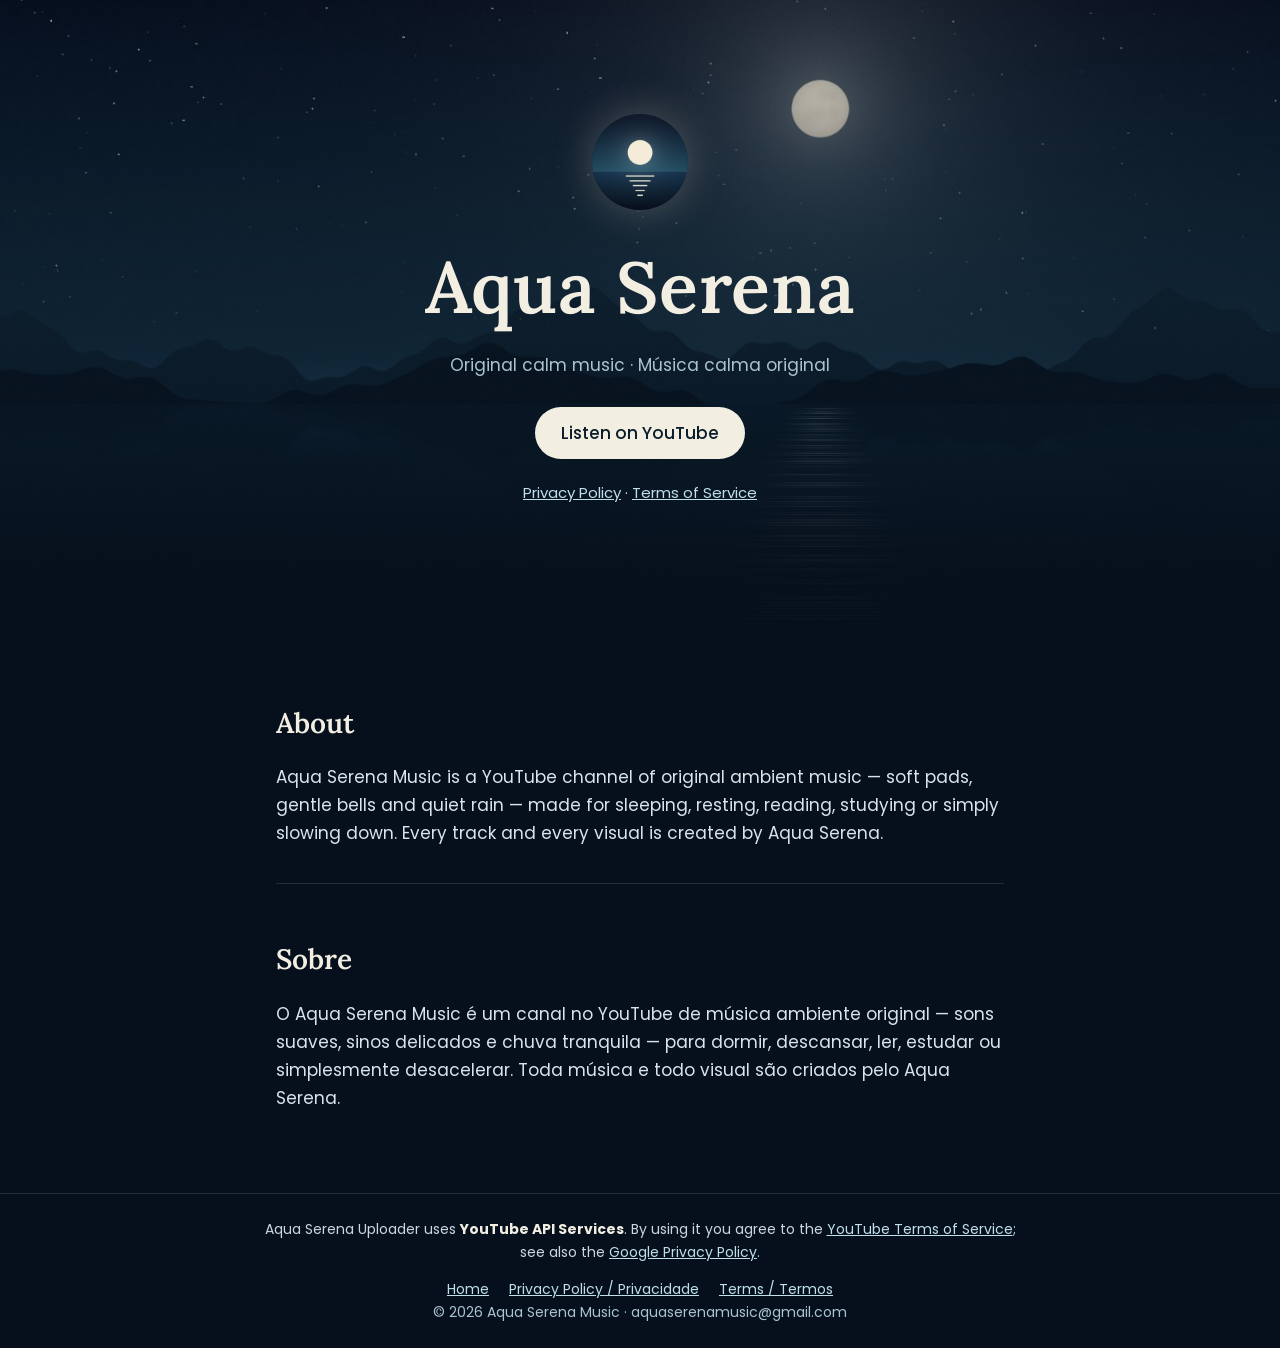
<file: index.html>
<!doctype html><html lang="en"><head><meta charset="utf-8"><meta name="viewport" content="width=device-width,initial-scale=1">
<title>Aqua Serena Music</title><meta name="description" content="Original calm and ambient music for sleep, rest and focus. Música calma e ambiente original.">
<link rel="icon" href="icon.png"><link rel="preconnect" href="https://fonts.googleapis.com"><link href="https://fonts.googleapis.com/css2?family=Lora:wght@600&family=Poppins:wght@300;400;500&display=swap" rel="stylesheet"><link rel="stylesheet" href="style.css"></head><body>
<section class="hero"><img src="icon.png" alt="Aqua Serena logo"><h1>Aqua Serena</h1>
<p class="tag">Original calm music · Música calma original</p>
<a class="btn" href="https://www.youtube.com/@AquaSerenaMusic">Listen on YouTube</a>
<p class="legal"><a href="privacy.html">Privacy Policy</a> · <a href="terms.html">Terms of Service</a></p></section>
<main>
<h2>About</h2>
<p>Aqua Serena Music is a YouTube channel of original ambient music — soft pads, gentle bells and quiet rain — made for sleeping, resting, reading, studying or simply slowing down. Every track and every visual is created by Aqua Serena.</p>
<div class="pt"><h2>Sobre</h2>
<p>O Aqua Serena Music é um canal no YouTube de música ambiente original — sons suaves, sinos delicados e chuva tranquila — para dormir, descansar, ler, estudar ou simplesmente desacelerar. Toda música e todo visual são criados pelo Aqua Serena.</p></div>
</main><footer><p class="yt">Aqua Serena Uploader uses <strong>YouTube API Services</strong>. By using it you agree to the <a href="https://www.youtube.com/t/terms">YouTube Terms of Service</a>; see also the <a href="https://policies.google.com/privacy">Google Privacy Policy</a>.</p><a href="index.html">Home</a><a href="privacy.html">Privacy Policy / Privacidade</a><a href="terms.html">Terms / Termos</a><br>© 2026 Aqua Serena Music · aquaserenamusic@gmail.com</footer></body></html>
</file>
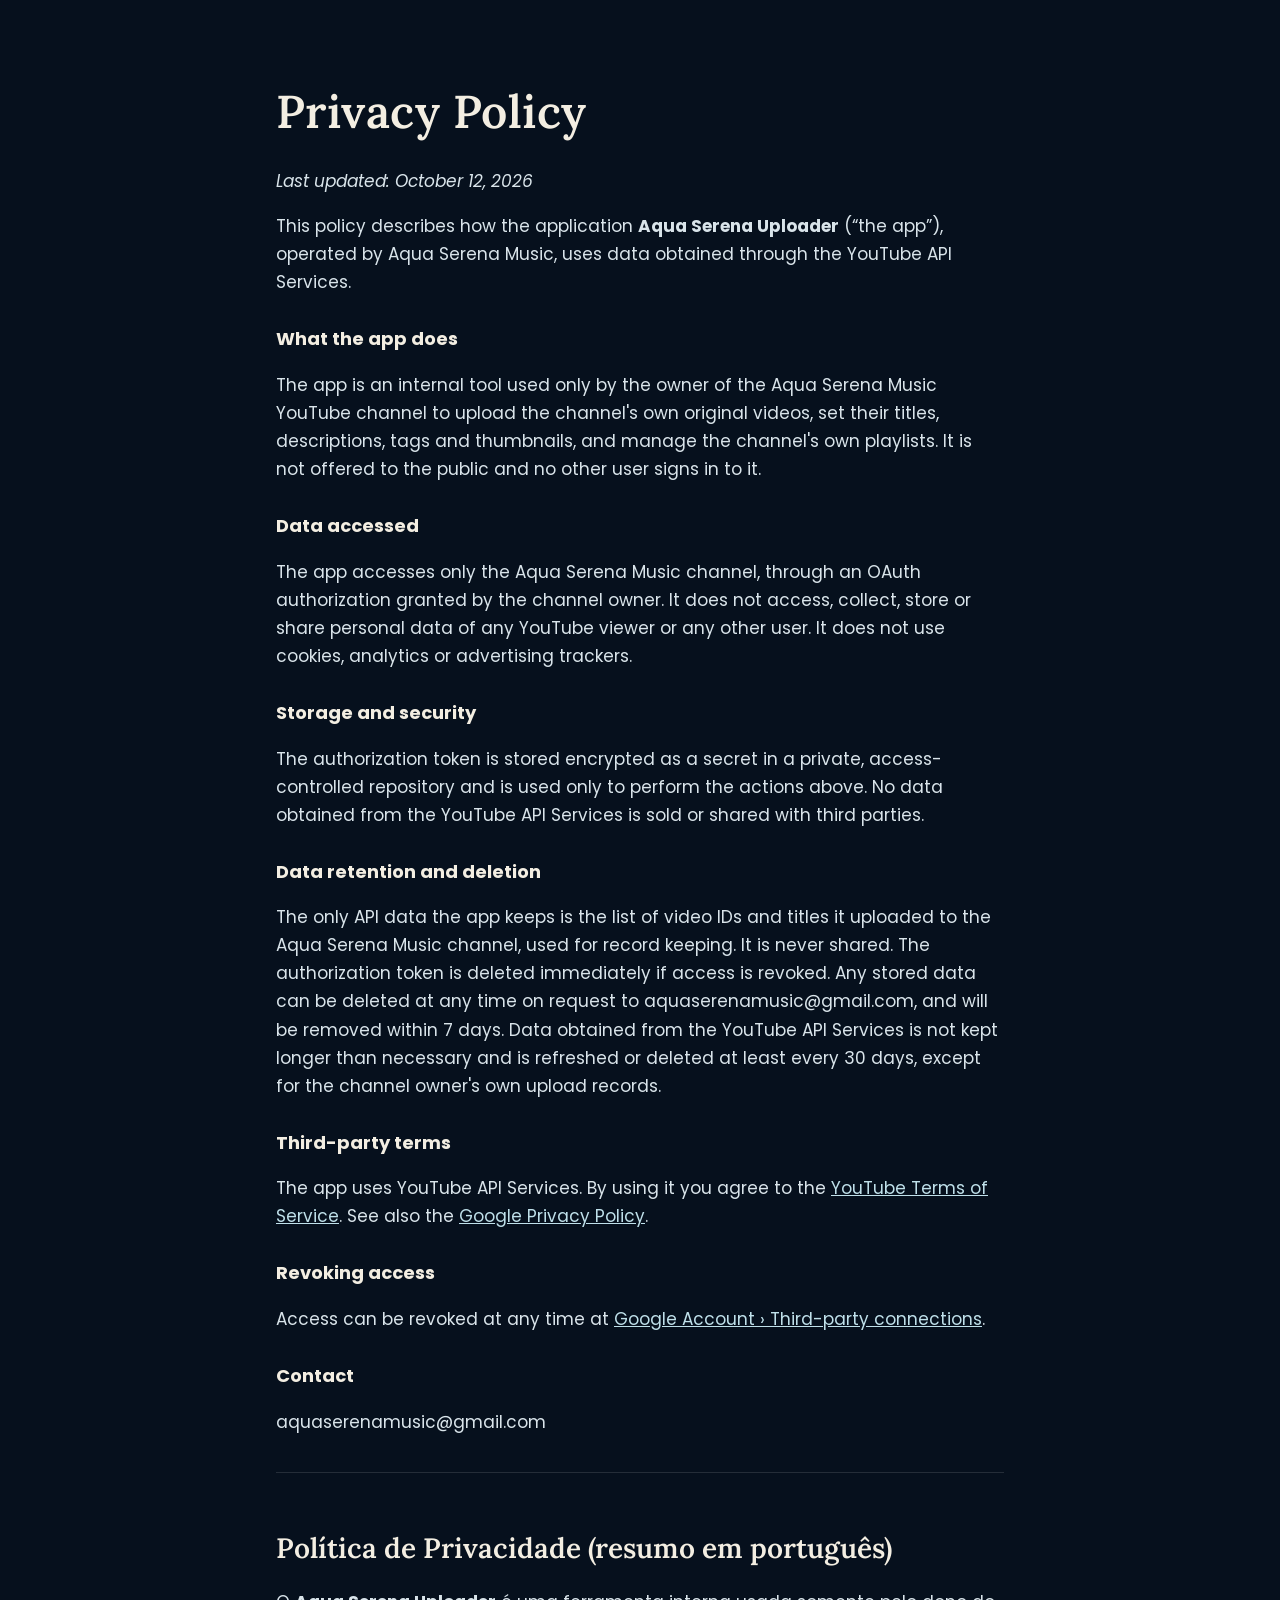
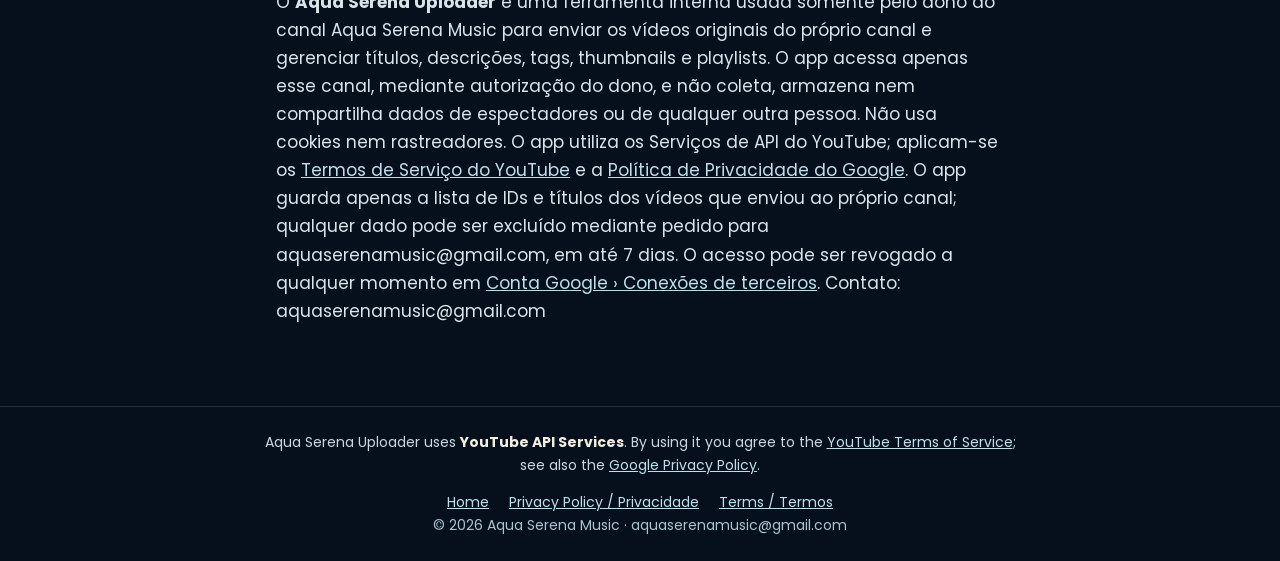
<file: privacy.html>
<!doctype html><html lang="en"><head><meta charset="utf-8"><meta name="viewport" content="width=device-width,initial-scale=1">
<title>Privacy Policy — Aqua Serena Music</title><link rel="icon" href="icon.png"><link rel="preconnect" href="https://fonts.googleapis.com"><link href="https://fonts.googleapis.com/css2?family=Lora:wght@600&family=Poppins:wght@300;400;500&display=swap" rel="stylesheet"><link rel="stylesheet" href="style.css"></head><body class="doc"><main>
<h1>Privacy Policy</h1><p><em>Last updated: October 12, 2026</em></p>
<p>This policy describes how the application <strong>Aqua Serena Uploader</strong> (“the app”), operated by Aqua Serena Music, uses data obtained through the YouTube API Services.</p>
<h3>What the app does</h3>
<p>The app is an internal tool used only by the owner of the Aqua Serena Music YouTube channel to upload the channel's own original videos, set their titles, descriptions, tags and thumbnails, and manage the channel's own playlists. It is not offered to the public and no other user signs in to it.</p>
<h3>Data accessed</h3>
<p>The app accesses only the Aqua Serena Music channel, through an OAuth authorization granted by the channel owner. It does not access, collect, store or share personal data of any YouTube viewer or any other user. It does not use cookies, analytics or advertising trackers.</p>
<h3>Storage and security</h3>
<p>The authorization token is stored encrypted as a secret in a private, access-controlled repository and is used only to perform the actions above. No data obtained from the YouTube API Services is sold or shared with third parties.</p>
<h3>Data retention and deletion</h3>
<p>The only API data the app keeps is the list of video IDs and titles it uploaded to the Aqua Serena Music channel, used for record keeping. It is never shared. The authorization token is deleted immediately if access is revoked. Any stored data can be deleted at any time on request to aquaserenamusic@gmail.com, and will be removed within 7 days. Data obtained from the YouTube API Services is not kept longer than necessary and is refreshed or deleted at least every 30 days, except for the channel owner's own upload records.</p>
<h3>Third-party terms</h3>
<p>The app uses YouTube API Services. By using it you agree to the <a href="https://www.youtube.com/t/terms">YouTube Terms of Service</a>. See also the <a href="https://policies.google.com/privacy">Google Privacy Policy</a>.</p>
<h3>Revoking access</h3>
<p>Access can be revoked at any time at <a href="https://myaccount.google.com/permissions">Google Account › Third-party connections</a>.</p>
<h3>Contact</h3><p>aquaserenamusic@gmail.com</p>
<div class="pt"><h2>Política de Privacidade (resumo em português)</h2>
<p>O <strong>Aqua Serena Uploader</strong> é uma ferramenta interna usada somente pelo dono do canal Aqua Serena Music para enviar os vídeos originais do próprio canal e gerenciar títulos, descrições, tags, thumbnails e playlists. O app acessa apenas esse canal, mediante autorização do dono, e não coleta, armazena nem compartilha dados de espectadores ou de qualquer outra pessoa. Não usa cookies nem rastreadores. O app utiliza os Serviços de API do YouTube; aplicam-se os <a href="https://www.youtube.com/t/terms">Termos de Serviço do YouTube</a> e a <a href="https://policies.google.com/privacy">Política de Privacidade do Google</a>. O app guarda apenas a lista de IDs e títulos dos vídeos que enviou ao próprio canal; qualquer dado pode ser excluído mediante pedido para aquaserenamusic@gmail.com, em até 7 dias. O acesso pode ser revogado a qualquer momento em <a href="https://myaccount.google.com/permissions">Conta Google › Conexões de terceiros</a>. Contato: aquaserenamusic@gmail.com</p></div>
</main><footer><p class="yt">Aqua Serena Uploader uses <strong>YouTube API Services</strong>. By using it you agree to the <a href="https://www.youtube.com/t/terms">YouTube Terms of Service</a>; see also the <a href="https://policies.google.com/privacy">Google Privacy Policy</a>.</p><a href="index.html">Home</a><a href="privacy.html">Privacy Policy / Privacidade</a><a href="terms.html">Terms / Termos</a><br>© 2026 Aqua Serena Music · aquaserenamusic@gmail.com</footer></body></html>
</file>
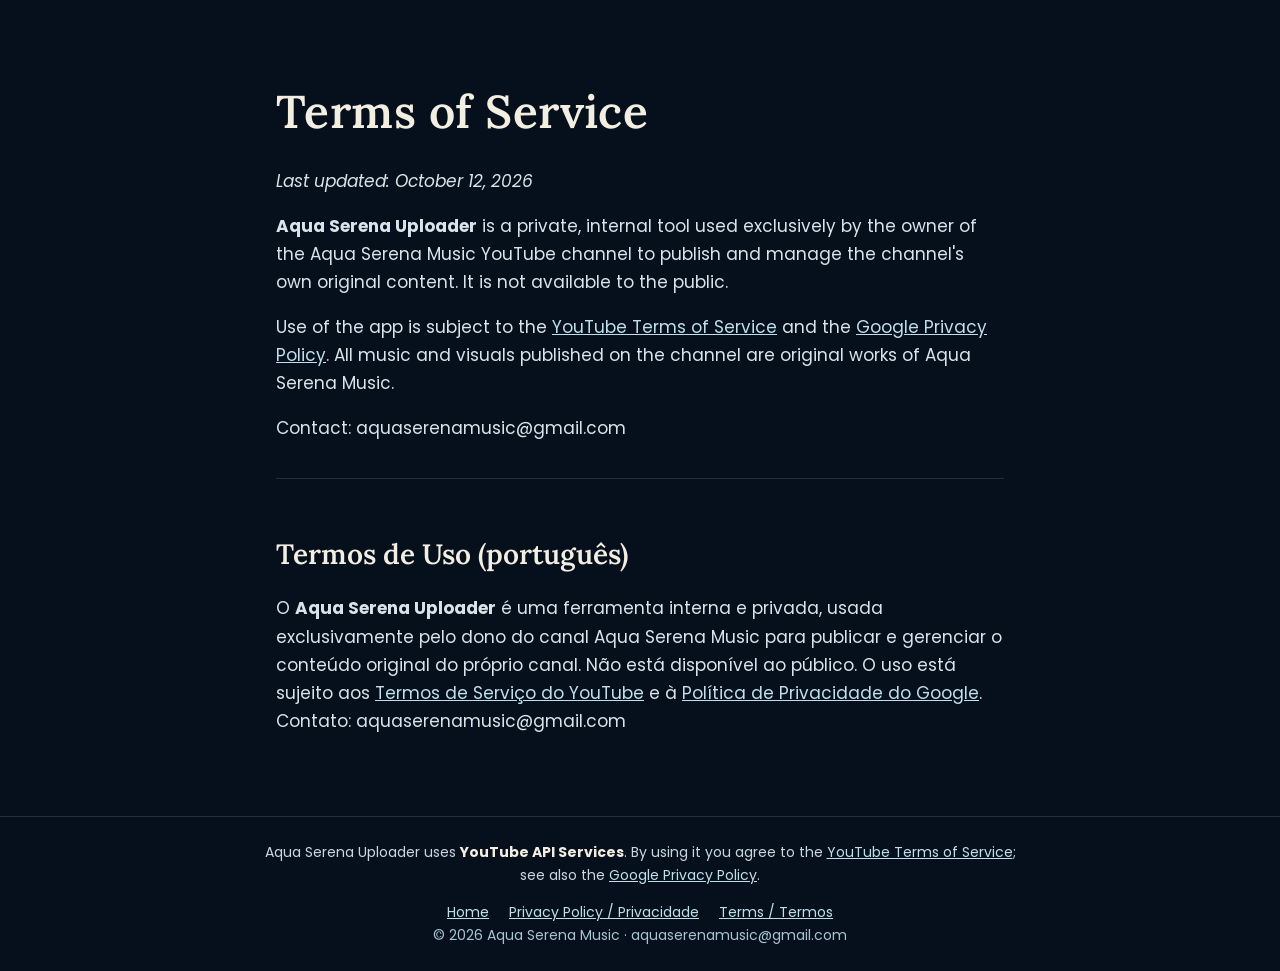
<file: terms.html>
<!doctype html><html lang="en"><head><meta charset="utf-8"><meta name="viewport" content="width=device-width,initial-scale=1">
<title>Terms of Service — Aqua Serena Music</title><link rel="icon" href="icon.png"><link rel="preconnect" href="https://fonts.googleapis.com"><link href="https://fonts.googleapis.com/css2?family=Lora:wght@600&family=Poppins:wght@300;400;500&display=swap" rel="stylesheet"><link rel="stylesheet" href="style.css"></head><body class="doc"><main>
<h1>Terms of Service</h1><p><em>Last updated: October 12, 2026</em></p>
<p><strong>Aqua Serena Uploader</strong> is a private, internal tool used exclusively by the owner of the Aqua Serena Music YouTube channel to publish and manage the channel's own original content. It is not available to the public.</p>
<p>Use of the app is subject to the <a href="https://www.youtube.com/t/terms">YouTube Terms of Service</a> and the <a href="https://policies.google.com/privacy">Google Privacy Policy</a>. All music and visuals published on the channel are original works of Aqua Serena Music.</p>
<p>Contact: aquaserenamusic@gmail.com</p>
<div class="pt"><h2>Termos de Uso (português)</h2>
<p>O <strong>Aqua Serena Uploader</strong> é uma ferramenta interna e privada, usada exclusivamente pelo dono do canal Aqua Serena Music para publicar e gerenciar o conteúdo original do próprio canal. Não está disponível ao público. O uso está sujeito aos <a href="https://www.youtube.com/t/terms">Termos de Serviço do YouTube</a> e à <a href="https://policies.google.com/privacy">Política de Privacidade do Google</a>. Contato: aquaserenamusic@gmail.com</p></div>
</main><footer><p class="yt">Aqua Serena Uploader uses <strong>YouTube API Services</strong>. By using it you agree to the <a href="https://www.youtube.com/t/terms">YouTube Terms of Service</a>; see also the <a href="https://policies.google.com/privacy">Google Privacy Policy</a>.</p><a href="index.html">Home</a><a href="privacy.html">Privacy Policy / Privacidade</a><a href="terms.html">Terms / Termos</a><br>© 2026 Aqua Serena Music · aquaserenamusic@gmail.com</footer></body></html>
</file>
<file: style.css>
:root{--bg:#06101d;--ink:#f3eee2;--muted:#a9c3cf;--accent:#bfe0ea;--line:rgba(255,255,255,.12)}
*{box-sizing:border-box}
body{margin:0;overflow-wrap:break-word;background:var(--bg);color:var(--ink);font:17px/1.65 "Poppins",system-ui,-apple-system,Segoe UI,Roboto,sans-serif}
a{color:var(--accent)}
.hero{min-height:min(70vh,620px);display:flex;flex-direction:column;justify-content:center;align-items:center;text-align:center;padding:48px 16px;background:linear-gradient(180deg,rgba(6,16,29,.15),rgba(6,16,29,.85)),url(hero.jpg) center/cover no-repeat}
.hero img{width:96px;height:96px;border-radius:50%;box-shadow:0 0 40px rgba(244,236,216,.25)}
h1{font-family:"Lora",Georgia,serif;font-weight:600;font-size:clamp(40px,8vw,72px);margin:18px 0 4px;letter-spacing:.01em}
.tag{color:var(--muted);margin:0 0 28px}
.btn{display:inline-block;padding:12px 26px;border-radius:999px;background:var(--ink);color:#0b1d2b;text-decoration:none;font-weight:500}
main{max-width:760px;margin:0 auto;padding:40px 16px 64px}
h2{font-family:"Lora",Georgia,serif;font-weight:600;font-size:28px;margin:40px 0 8px}
h3{font-size:18px;margin:28px 0 6px}
p,li{color:#d9e4ea}
.pt{border-top:1px solid var(--line);margin-top:36px;padding-top:12px}
footer{border-top:1px solid var(--line);text-align:center;padding:24px 16px;color:var(--muted);font-size:14px}
footer a{margin:0 10px}
.doc main{padding-top:56px}
.doc h1{font-size:clamp(32px,6vw,46px)}
.yt{max-width:760px;margin:0 auto 14px;color:#c9d8df}
.yt strong{color:var(--ink)}
@media print{
  body{background:#fff;color:#111}
  p,li,.yt,footer,.tag,.yt strong{color:#222!important}
  a{color:#0b57d0}
  .pt,footer{border-color:#ccc}
  .doc main{padding-top:0}
}
.legal{margin:22px 0 0;font-size:15px}
.legal a{color:var(--accent)}
footer .yt a{margin:0}
</file>
